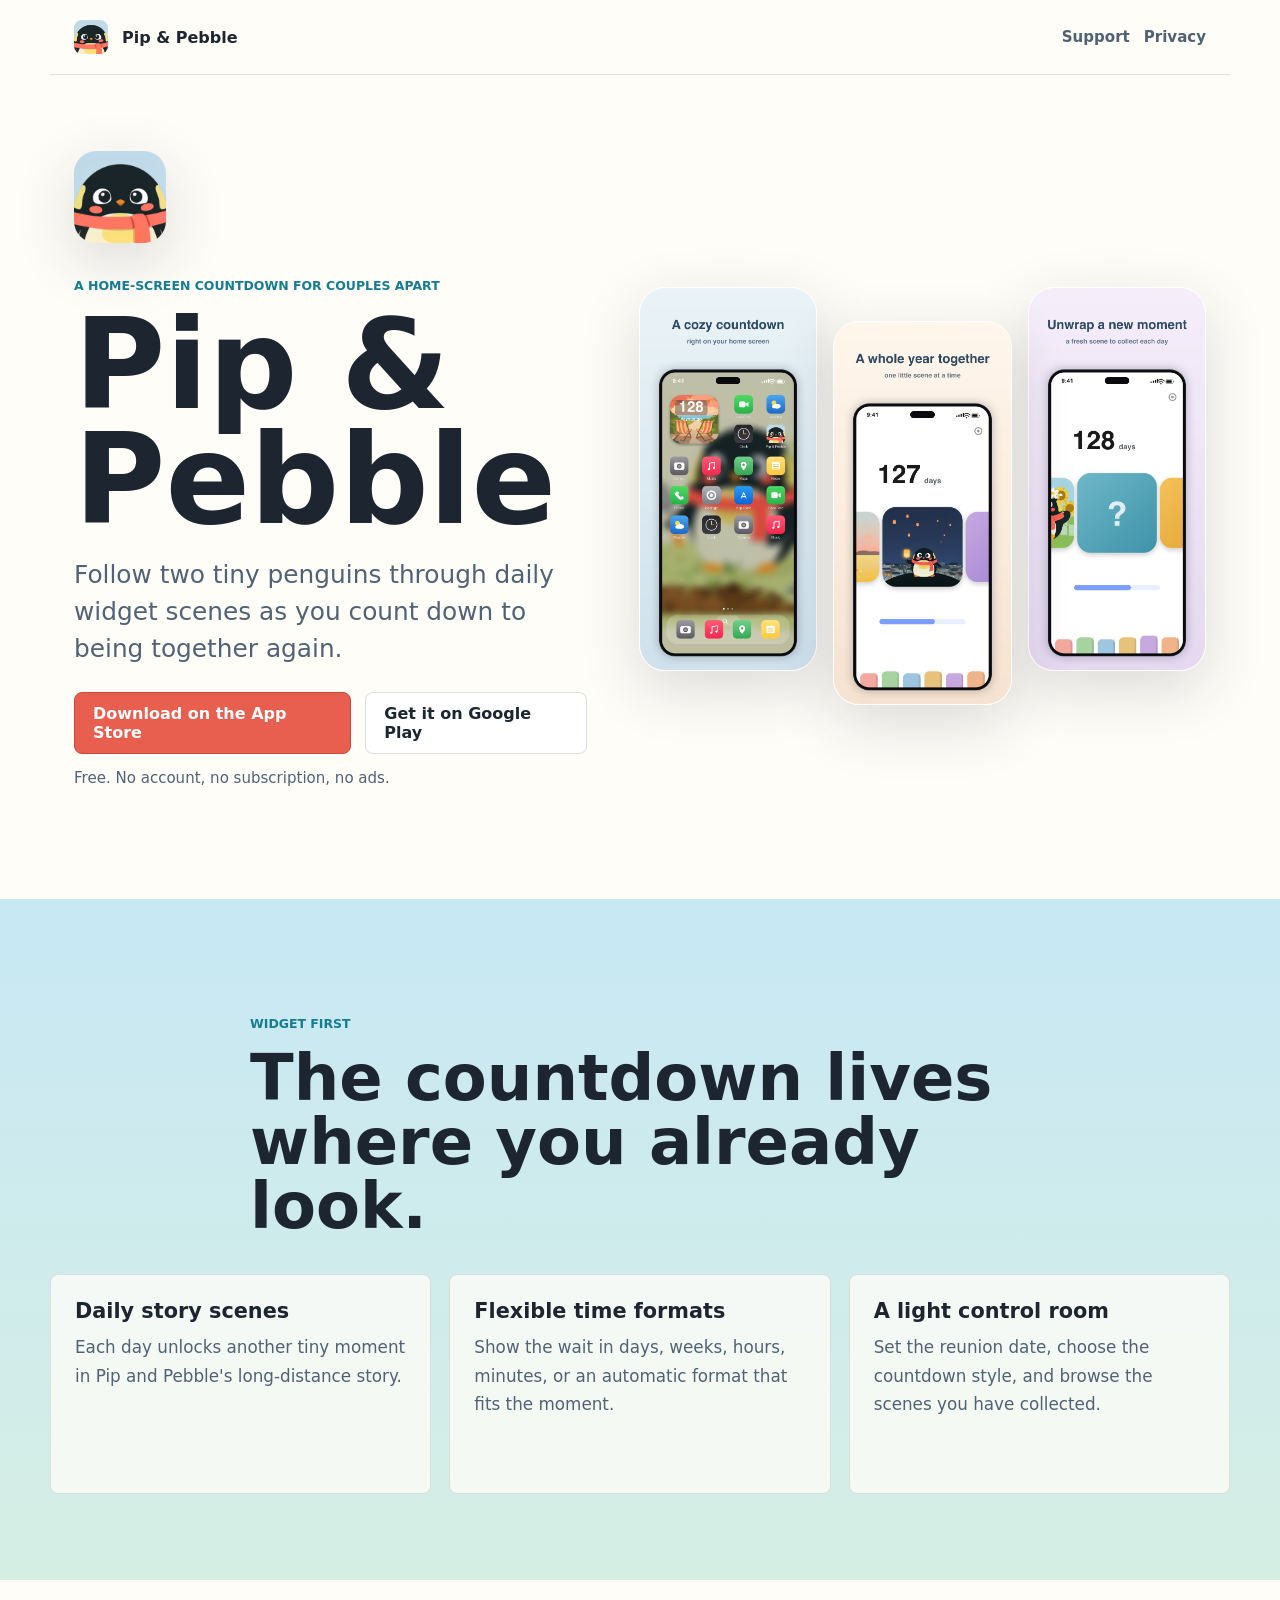
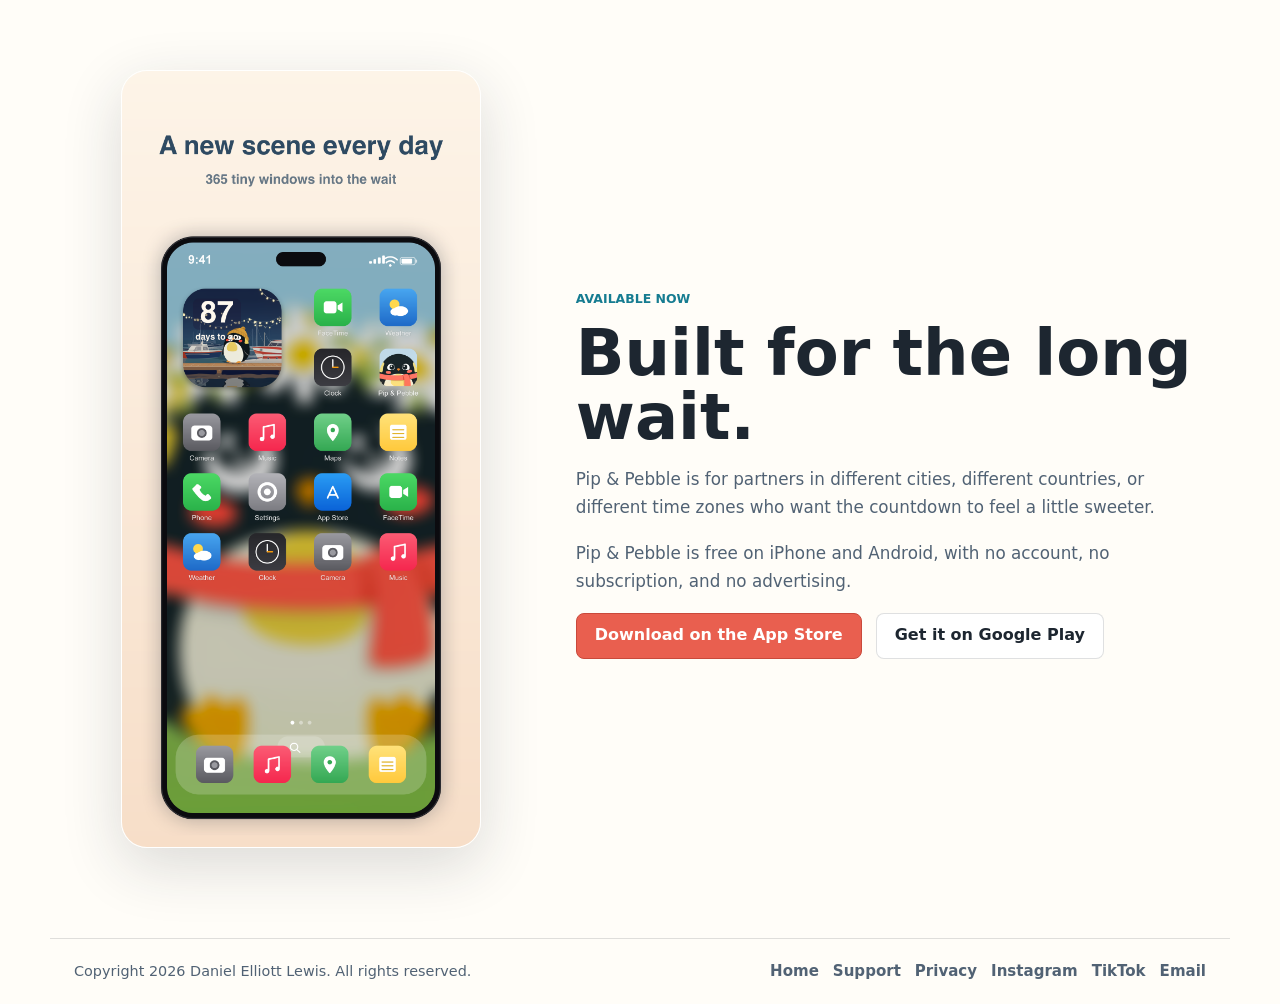
<file: index.html>
<!doctype html>
<html lang="en">
  <head>
    <meta charset="utf-8" />
    <meta name="viewport" content="width=device-width, initial-scale=1" />
    <title>Pip &amp; Pebble</title>
    <meta
      name="description"
      content="A cute story countdown widget for long-distance couples waiting to be together again."
    />
    <meta property="og:title" content="Pip &amp; Pebble" />
    <meta
      property="og:description"
      content="A cute story countdown widget for long-distance couples waiting to be together again."
    />
    <meta property="og:image" content="https://pipandpebble.app/assets/og.png" />
    <meta property="og:url" content="https://pipandpebble.app/" />
    <meta property="og:type" content="website" />
    <link rel="canonical" href="https://pipandpebble.app/" />
    <link rel="icon" href="assets/app-icon.png" />
    <link rel="apple-touch-icon" href="assets/app-icon.png" />
    <link rel="stylesheet" href="assets/site.css" />
  </head>
  <body>
    <header class="site-header">
      <a class="brand" href="./">
        <img src="assets/app-icon.png" alt="" />
        <span>Pip &amp; Pebble</span>
      </a>
      <nav aria-label="Primary navigation">
        <a href="support/">Support</a>
        <a href="privacy/">Privacy</a>
      </nav>
    </header>

    <main>
      <section class="hero">
        <div class="hero-copy">
          <img class="app-icon" src="assets/app-icon.png" alt="" />
          <p class="eyebrow">A home-screen countdown for couples apart</p>
          <h1>Pip &amp; Pebble</h1>
          <p class="lede">
            Follow two tiny penguins through daily widget scenes as you count
            down to being together again.
          </p>
          <div class="hero-actions" aria-label="Primary links">
            <a
              class="button primary"
              href="https://apps.apple.com/app/pip-pebble/id6790374633"
              >Download on the App Store</a
            >
            <a
              class="button secondary"
              href="https://play.google.com/store/apps/details?id=com.daniellewis.pipandpebble"
              >Get it on Google Play</a
            >
          </div>
          <p class="hero-note">Free. No account, no subscription, no ads.</p>
        </div>
        <div class="phone-row" aria-label="App screenshots">
          <img
            src="assets/home.png"
            alt="Pip & Pebble home screen showing a countdown widget preview."
          />
          <img
            src="assets/story.png"
            alt="Pip & Pebble story carousel with collected scenes."
          />
          <img
            src="assets/collect.png"
            alt="Pip & Pebble collection screen revealing a story scene."
          />
        </div>
      </section>

      <section class="band">
        <div class="section-heading">
          <p class="eyebrow">Widget first</p>
          <h2>The countdown lives where you already look.</h2>
        </div>
        <div class="feature-grid">
          <article>
            <h3>Daily story scenes</h3>
            <p>
              Each day unlocks another tiny moment in Pip and Pebble's
              long-distance story.
            </p>
          </article>
          <article>
            <h3>Flexible time formats</h3>
            <p>
              Show the wait in days, weeks, hours, minutes, or an automatic
              format that fits the moment.
            </p>
          </article>
          <article>
            <h3>A light control room</h3>
            <p>
              Set the reunion date, choose the countdown style, and browse the
              scenes you have collected.
            </p>
          </article>
        </div>
      </section>

      <section class="split">
        <img
          class="wide-image"
          src="assets/daily.png"
          alt="Daily Pip & Pebble scene preview."
        />
        <div>
          <p class="eyebrow">Available now</p>
          <h2>Built for the long wait.</h2>
          <p>
            Pip &amp; Pebble is for partners in different cities, different
            countries, or different time zones who want the countdown to feel a
            little sweeter.
          </p>
          <p>
            Pip &amp; Pebble is free on iPhone and Android, with no account, no
            subscription, and no advertising.
          </p>
          <div class="hero-actions" aria-label="Download links">
            <a
              class="button primary"
              href="https://apps.apple.com/app/pip-pebble/id6790374633"
              >Download on the App Store</a
            >
            <a
              class="button secondary"
              href="https://play.google.com/store/apps/details?id=com.daniellewis.pipandpebble"
              >Get it on Google Play</a
            >
          </div>
        </div>
      </section>
    </main>

    <footer class="site-footer">
      <p>Copyright 2026 Daniel Elliott Lewis. All rights reserved.</p>
      <nav aria-label="Footer navigation">
        <a href="./">Home</a>
        <a href="support/">Support</a>
        <a href="privacy/">Privacy</a>
        <a href="https://www.instagram.com/pipandpebble.app/">Instagram</a>
        <a href="https://www.tiktok.com/@pipandpebble.app">TikTok</a>
        <a href="mailto:hello@pipandpebble.app">Email</a>
      </nav>
    </footer>
  </body>
</html>
</file>
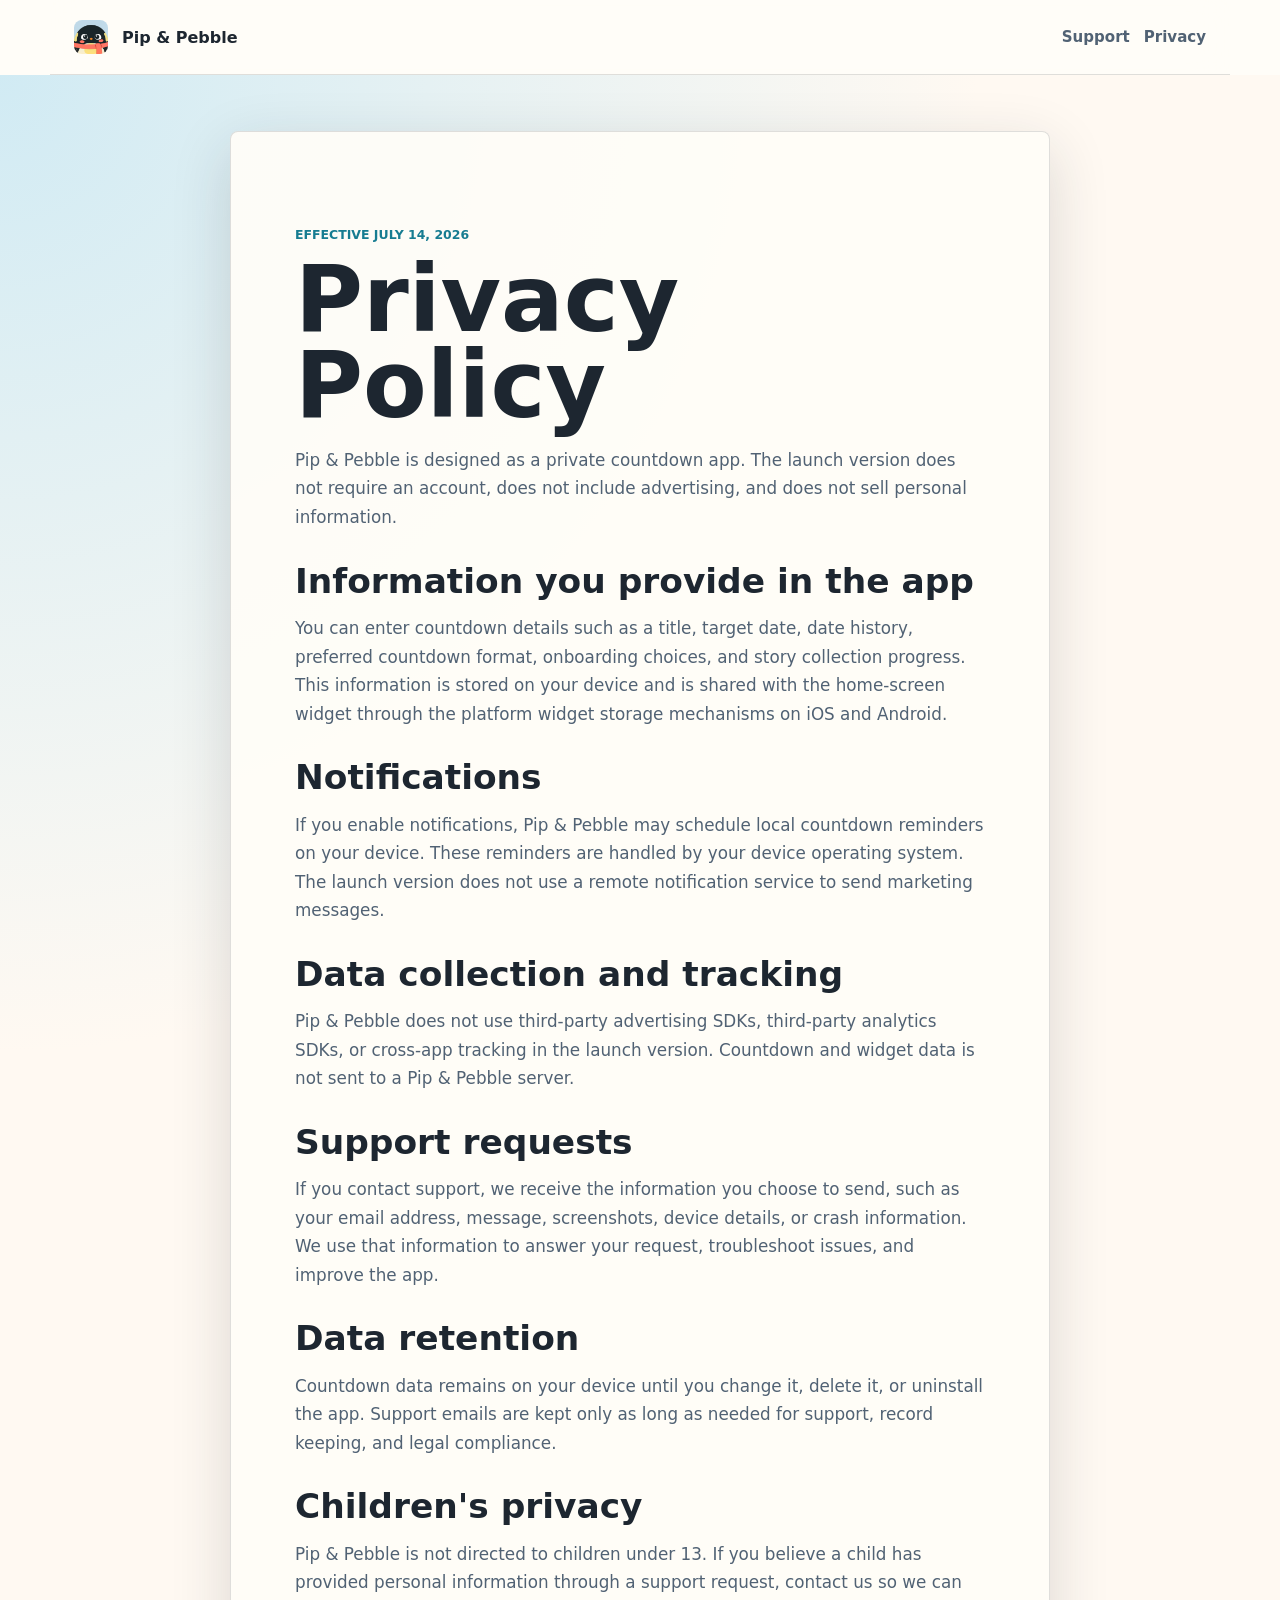
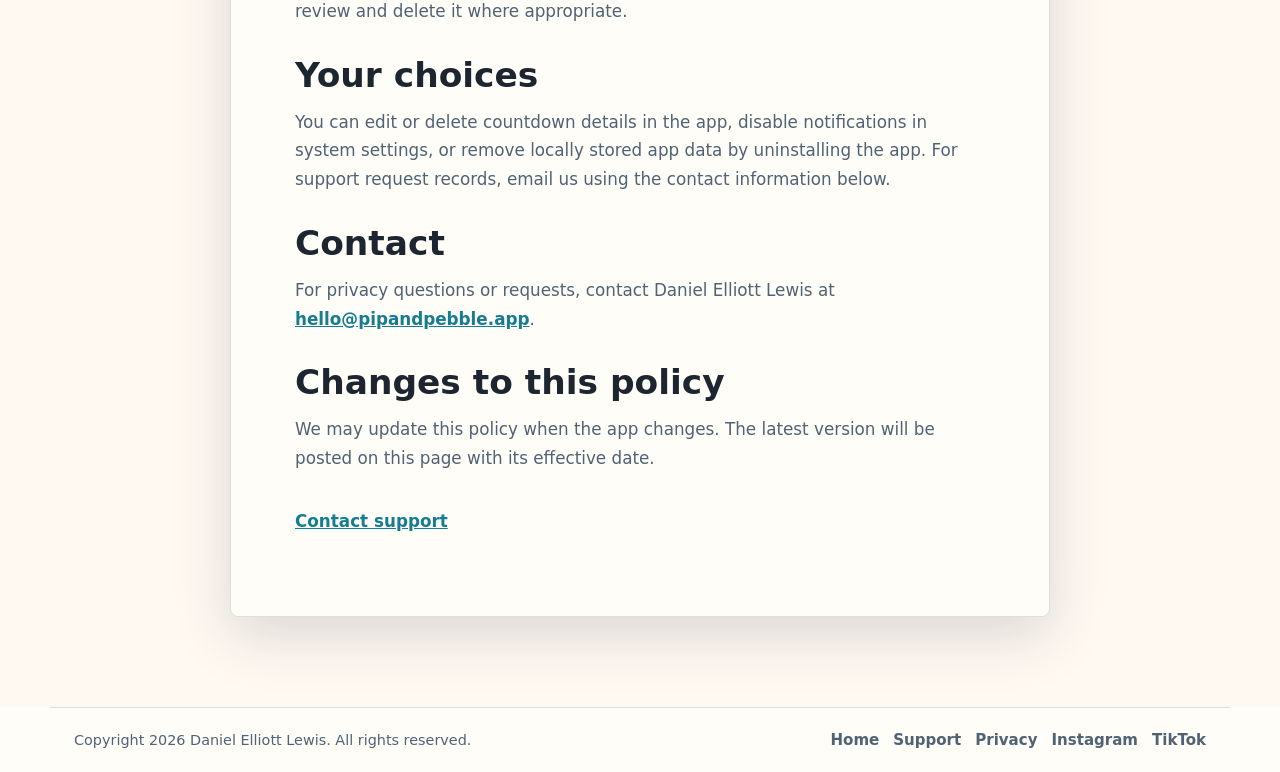
<file: privacy/index.html>
<!doctype html>
<html lang="en">
  <head>
    <meta charset="utf-8" />
    <meta name="viewport" content="width=device-width, initial-scale=1" />
    <title>Privacy Policy | Pip &amp; Pebble</title>
    <meta name="description" content="Privacy Policy for Pip & Pebble." />
    <link rel="icon" href="../assets/app-icon.png" />
    <link rel="apple-touch-icon" href="../assets/app-icon.png" />
    <link rel="stylesheet" href="../assets/site.css" />
  </head>
  <body>
    <header class="site-header">
      <a class="brand" href="../">
        <img src="../assets/app-icon.png" alt="" />
        <span>Pip &amp; Pebble</span>
      </a>
      <nav aria-label="Primary navigation">
        <a href="../support/">Support</a>
        <a href="./">Privacy</a>
      </nav>
    </header>

    <main class="document-page">
      <article class="document">
        <p class="eyebrow">Effective July 14, 2026</p>
        <h1>Privacy Policy</h1>
        <p>
          Pip &amp; Pebble is designed as a private countdown app. The launch
          version does not require an account, does not include advertising, and
          does not sell personal information.
        </p>

        <h2>Information you provide in the app</h2>
        <p>
          You can enter countdown details such as a title, target date, date
          history, preferred countdown format, onboarding choices, and story
          collection progress. This information is stored on your device and is
          shared with the home-screen widget through the platform widget storage
          mechanisms on iOS and Android.
        </p>

        <h2>Notifications</h2>
        <p>
          If you enable notifications, Pip &amp; Pebble may schedule local
          countdown reminders on your device. These reminders are handled by
          your device operating system. The launch version does not use a remote
          notification service to send marketing messages.
        </p>

        <h2>Data collection and tracking</h2>
        <p>
          Pip &amp; Pebble does not use third-party advertising SDKs,
          third-party analytics SDKs, or cross-app tracking in the launch
          version. Countdown and widget data is not sent to a Pip &amp; Pebble
          server.
        </p>

        <h2>Support requests</h2>
        <p>
          If you contact support, we receive the information you choose to send,
          such as your email address, message, screenshots, device details, or
          crash information. We use that information to answer your request,
          troubleshoot issues, and improve the app.
        </p>

        <h2>Data retention</h2>
        <p>
          Countdown data remains on your device until you change it, delete it,
          or uninstall the app. Support emails are kept only as long as needed
          for support, record keeping, and legal compliance.
        </p>

        <h2>Children's privacy</h2>
        <p>
          Pip &amp; Pebble is not directed to children under 13. If you believe
          a child has provided personal information through a support request,
          contact us so we can review and delete it where appropriate.
        </p>

        <h2>Your choices</h2>
        <p>
          You can edit or delete countdown details in the app, disable
          notifications in system settings, or remove locally stored app data by
          uninstalling the app. For support request records, email us using the
          contact information below.
        </p>

        <h2>Contact</h2>
        <p>
          For privacy questions or requests, contact Daniel Elliott Lewis at
          <a href="mailto:hello@pipandpebble.app"
            >hello@pipandpebble.app</a
          >.
        </p>

        <h2>Changes to this policy</h2>
        <p>
          We may update this policy when the app changes. The latest version
          will be posted on this page with its effective date.
        </p>

        <p class="document-back"><a href="../support/">Contact support</a></p>
      </article>
    </main>

    <footer class="site-footer">
      <p>Copyright 2026 Daniel Elliott Lewis. All rights reserved.</p>
      <nav aria-label="Footer navigation">
        <a href="../">Home</a>
        <a href="../support/">Support</a>
        <a href="./">Privacy</a>
        <a href="https://www.instagram.com/pipandpebble.app/">Instagram</a>
        <a href="https://www.tiktok.com/@pipandpebble.app">TikTok</a>
      </nav>
    </footer>
  </body>
</html>
</file>
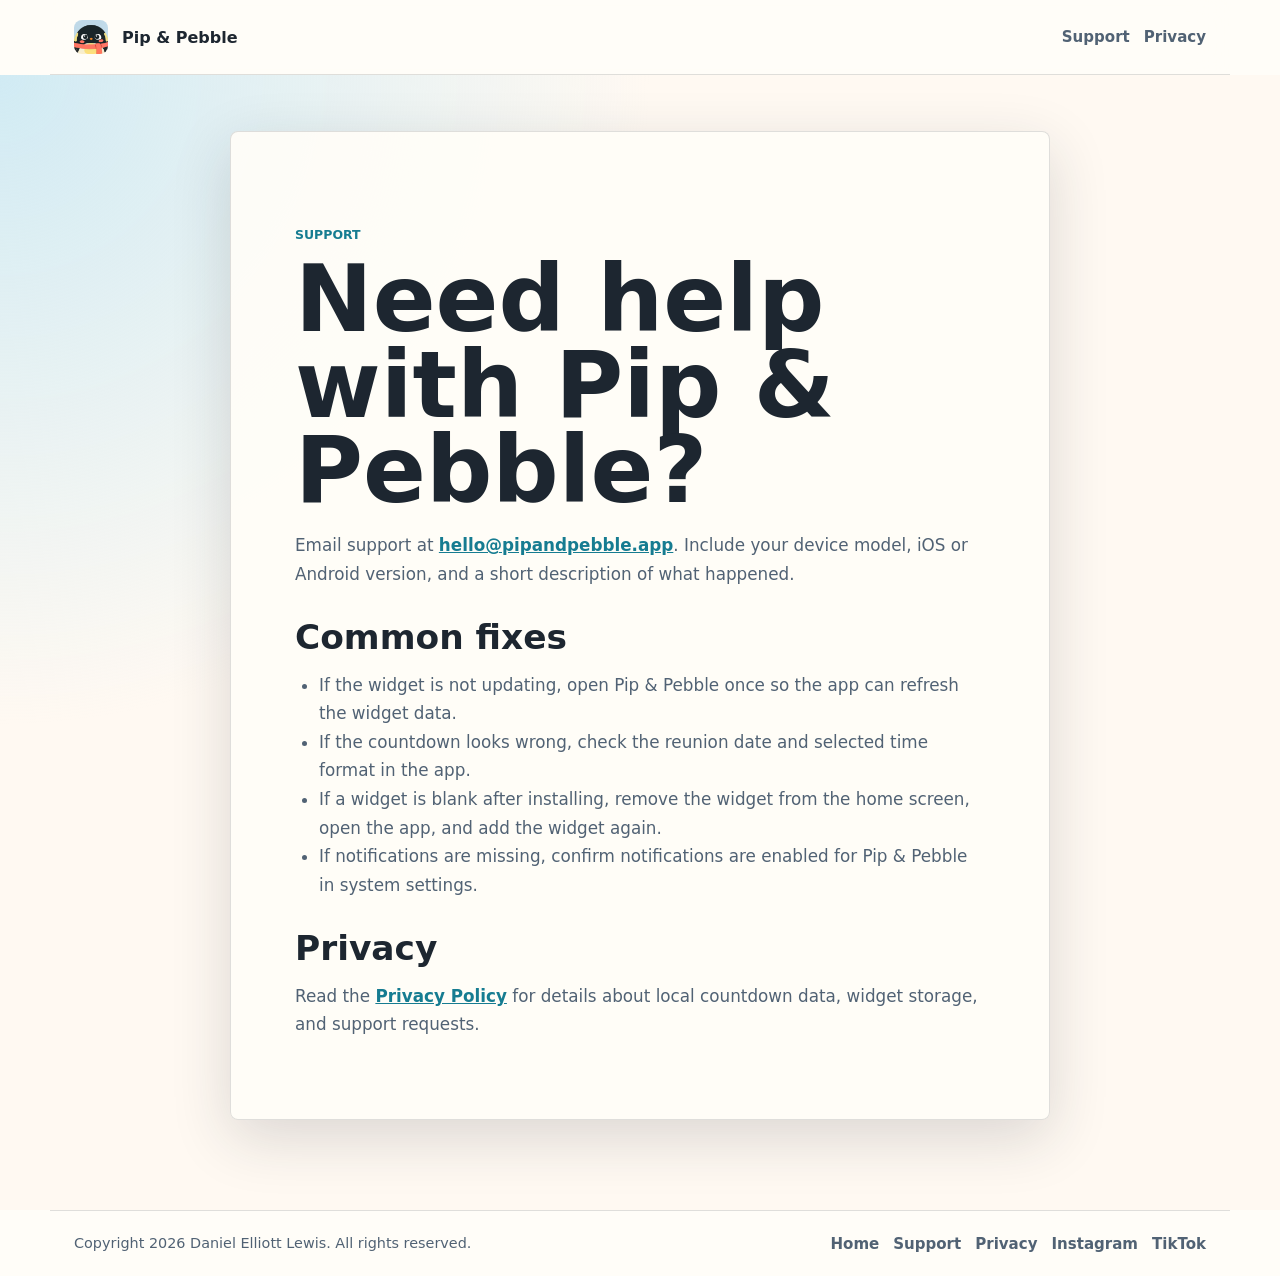
<file: support/index.html>
<!doctype html>
<html lang="en">
  <head>
    <meta charset="utf-8" />
    <meta name="viewport" content="width=device-width, initial-scale=1" />
    <title>Support | Pip &amp; Pebble</title>
    <meta name="description" content="Support information for Pip & Pebble." />
    <link rel="icon" href="../assets/app-icon.png" />
    <link rel="apple-touch-icon" href="../assets/app-icon.png" />
    <link rel="stylesheet" href="../assets/site.css" />
  </head>
  <body>
    <header class="site-header">
      <a class="brand" href="../">
        <img src="../assets/app-icon.png" alt="" />
        <span>Pip &amp; Pebble</span>
      </a>
      <nav aria-label="Primary navigation">
        <a href="./">Support</a>
        <a href="../privacy/">Privacy</a>
      </nav>
    </header>

    <main class="document-page">
      <article class="document">
        <p class="eyebrow">Support</p>
        <h1>Need help with Pip &amp; Pebble?</h1>
        <p>
          Email support at
          <a href="mailto:hello@pipandpebble.app"
            >hello@pipandpebble.app</a
          >. Include your device model, iOS or Android version, and a short
          description of what happened.
        </p>

        <h2>Common fixes</h2>
        <ul>
          <li>
            If the widget is not updating, open Pip &amp; Pebble once so the app
            can refresh the widget data.
          </li>
          <li>
            If the countdown looks wrong, check the reunion date and selected
            time format in the app.
          </li>
          <li>
            If a widget is blank after installing, remove the widget from the
            home screen, open the app, and add the widget again.
          </li>
          <li>
            If notifications are missing, confirm notifications are enabled for
            Pip &amp; Pebble in system settings.
          </li>
        </ul>

        <h2>Privacy</h2>
        <p>
          Read the <a href="../privacy/">Privacy Policy</a> for details about
          local countdown data, widget storage, and support requests.
        </p>
      </article>
    </main>

    <footer class="site-footer">
      <p>Copyright 2026 Daniel Elliott Lewis. All rights reserved.</p>
      <nav aria-label="Footer navigation">
        <a href="../">Home</a>
        <a href="./">Support</a>
        <a href="../privacy/">Privacy</a>
        <a href="https://www.instagram.com/pipandpebble.app/">Instagram</a>
        <a href="https://www.tiktok.com/@pipandpebble.app">TikTok</a>
      </nav>
    </footer>
  </body>
</html>
</file>
<file: assets/site.css>
:root {
  --ink: #1d2630;
  --muted: #516274;
  --paper: #fff9f2;
  --cream: #fffdf8;
  --coral: #e95f4f;
  --coral-dark: #c9493b;
  --sea: #167c91;
  --sky: #c8e8f4;
  --mint: #d5eee4;
  --line: rgba(29, 38, 48, 0.14);
  --shadow: 0 18px 60px rgba(29, 38, 48, 0.16);
}

* {
  box-sizing: border-box;
}

body {
  margin: 0;
  background: var(--cream);
  color: var(--ink);
  font-family:
    ui-rounded,
    "Avenir Next",
    "Nunito Sans",
    system-ui,
    sans-serif;
}

a {
  color: inherit;
}

.site-header,
.site-footer {
  display: flex;
  align-items: center;
  justify-content: space-between;
  gap: 24px;
  margin: 0 auto;
  max-width: 1180px;
  padding: 20px 24px;
}

.site-header {
  position: sticky;
  top: 0;
  z-index: 2;
  background: rgba(255, 253, 248, 0.88);
  backdrop-filter: blur(18px);
  border-bottom: 1px solid var(--line);
}

.brand,
.site-header nav,
.site-footer nav,
.hero-actions {
  display: flex;
  align-items: center;
  gap: 14px;
}

.brand {
  text-decoration: none;
  font-weight: 800;
}

.brand img {
  width: 34px;
  height: 34px;
  border-radius: 8px;
}

.site-header nav a,
.site-footer nav a {
  color: var(--muted);
  font-size: 0.94rem;
  font-weight: 700;
  text-decoration: none;
}

.hero {
  display: grid;
  grid-template-columns: minmax(0, 0.95fr) minmax(360px, 1.05fr);
  gap: 52px;
  align-items: center;
  max-width: 1180px;
  min-height: calc(100vh - 76px);
  margin: 0 auto;
  padding: 56px 24px 72px;
}

.hero-copy {
  max-width: 560px;
}

.app-icon {
  width: 92px;
  height: 92px;
  border-radius: 22px;
  box-shadow: var(--shadow);
}

.eyebrow {
  margin: 28px 0 12px;
  color: var(--sea);
  font-size: 0.78rem;
  font-weight: 900;
  letter-spacing: 0;
  text-transform: uppercase;
}

h1,
h2,
h3,
p {
  margin-top: 0;
}

h1 {
  margin-bottom: 18px;
  font-size: clamp(3.5rem, 10vw, 7.8rem);
  line-height: 0.92;
}

h2 {
  margin-bottom: 16px;
  font-size: clamp(2rem, 5vw, 4.4rem);
  line-height: 1;
}

h3 {
  margin-bottom: 10px;
  font-size: 1.3rem;
}

p,
li {
  color: var(--muted);
  font-size: 1.05rem;
  line-height: 1.7;
}

.lede {
  max-width: 520px;
  font-size: clamp(1.2rem, 2vw, 1.55rem);
  line-height: 1.5;
}

.hero-note {
  margin-top: 12px;
  font-size: 0.94rem;
}

.button {
  min-height: 46px;
  border: 1px solid var(--line);
  border-radius: 8px;
  padding: 11px 18px;
  font-weight: 900;
  text-decoration: none;
}

.button.primary {
  background: var(--coral);
  border-color: var(--coral-dark);
  color: white;
}

.button.secondary {
  background: white;
  color: var(--ink);
}

.phone-row {
  display: grid;
  grid-template-columns: repeat(3, minmax(0, 1fr));
  gap: 16px;
  align-items: end;
}

.phone-row img,
.wide-image {
  width: 100%;
  border-radius: 26px;
  border: 1px solid rgba(255, 255, 255, 0.86);
  box-shadow: var(--shadow);
}

.phone-row img:nth-child(2) {
  transform: translateY(34px);
}

.band {
  background: linear-gradient(180deg, var(--sky), var(--mint));
  padding: 86px 24px;
}

.section-heading,
.feature-grid,
.split {
  max-width: 1180px;
  margin: 0 auto;
}

.section-heading {
  max-width: 780px;
  margin-bottom: 36px;
}

.feature-grid {
  display: grid;
  grid-template-columns: repeat(3, minmax(0, 1fr));
  gap: 18px;
}

.feature-grid article {
  min-height: 220px;
  border: 1px solid rgba(29, 38, 48, 0.12);
  border-radius: 8px;
  background: rgba(255, 253, 248, 0.78);
  padding: 24px;
}

.split {
  display: grid;
  grid-template-columns: minmax(280px, 0.72fr) minmax(0, 1fr);
  gap: 48px;
  align-items: center;
  padding: 90px 24px;
}

.wide-image {
  max-width: 360px;
  justify-self: center;
}

.document-page {
  background:
    radial-gradient(circle at top left, rgba(200, 232, 244, 0.84), transparent 38%),
    var(--paper);
  padding: 56px 24px 90px;
}

.document {
  max-width: 820px;
  margin: 0 auto;
  border: 1px solid var(--line);
  border-radius: 8px;
  background: rgba(255, 253, 248, 0.92);
  padding: clamp(28px, 6vw, 64px);
  box-shadow: var(--shadow);
}

.document h1 {
  font-size: clamp(2.8rem, 8vw, 5.8rem);
}

.document h2 {
  margin-top: 32px;
  font-size: clamp(1.55rem, 3vw, 2.15rem);
}

.document a {
  color: var(--sea);
  font-weight: 800;
}

.document ul {
  padding-left: 24px;
}

.document-back {
  margin-top: 34px;
}

.site-footer {
  border-top: 1px solid var(--line);
}

.site-footer p {
  margin: 0;
  font-size: 0.9rem;
}

@media (max-width: 900px) {
  .hero,
  .split,
  .feature-grid {
    grid-template-columns: 1fr;
  }

  .hero {
    min-height: auto;
    padding-top: 38px;
  }

  .phone-row {
    max-width: 640px;
  }
}

@media (max-width: 640px) {
  .site-header,
  .site-footer {
    align-items: flex-start;
    flex-direction: column;
  }

  .site-header nav,
  .site-footer nav,
  .hero-actions {
    flex-wrap: wrap;
  }

  .phone-row {
    grid-template-columns: repeat(3, minmax(92px, 1fr));
    gap: 8px;
  }

  .phone-row img {
    border-radius: 16px;
  }

  .phone-row img:nth-child(2) {
    transform: translateY(16px);
  }

  .band,
  .split,
  .document-page {
    padding-top: 54px;
    padding-bottom: 58px;
  }
}
</file>
